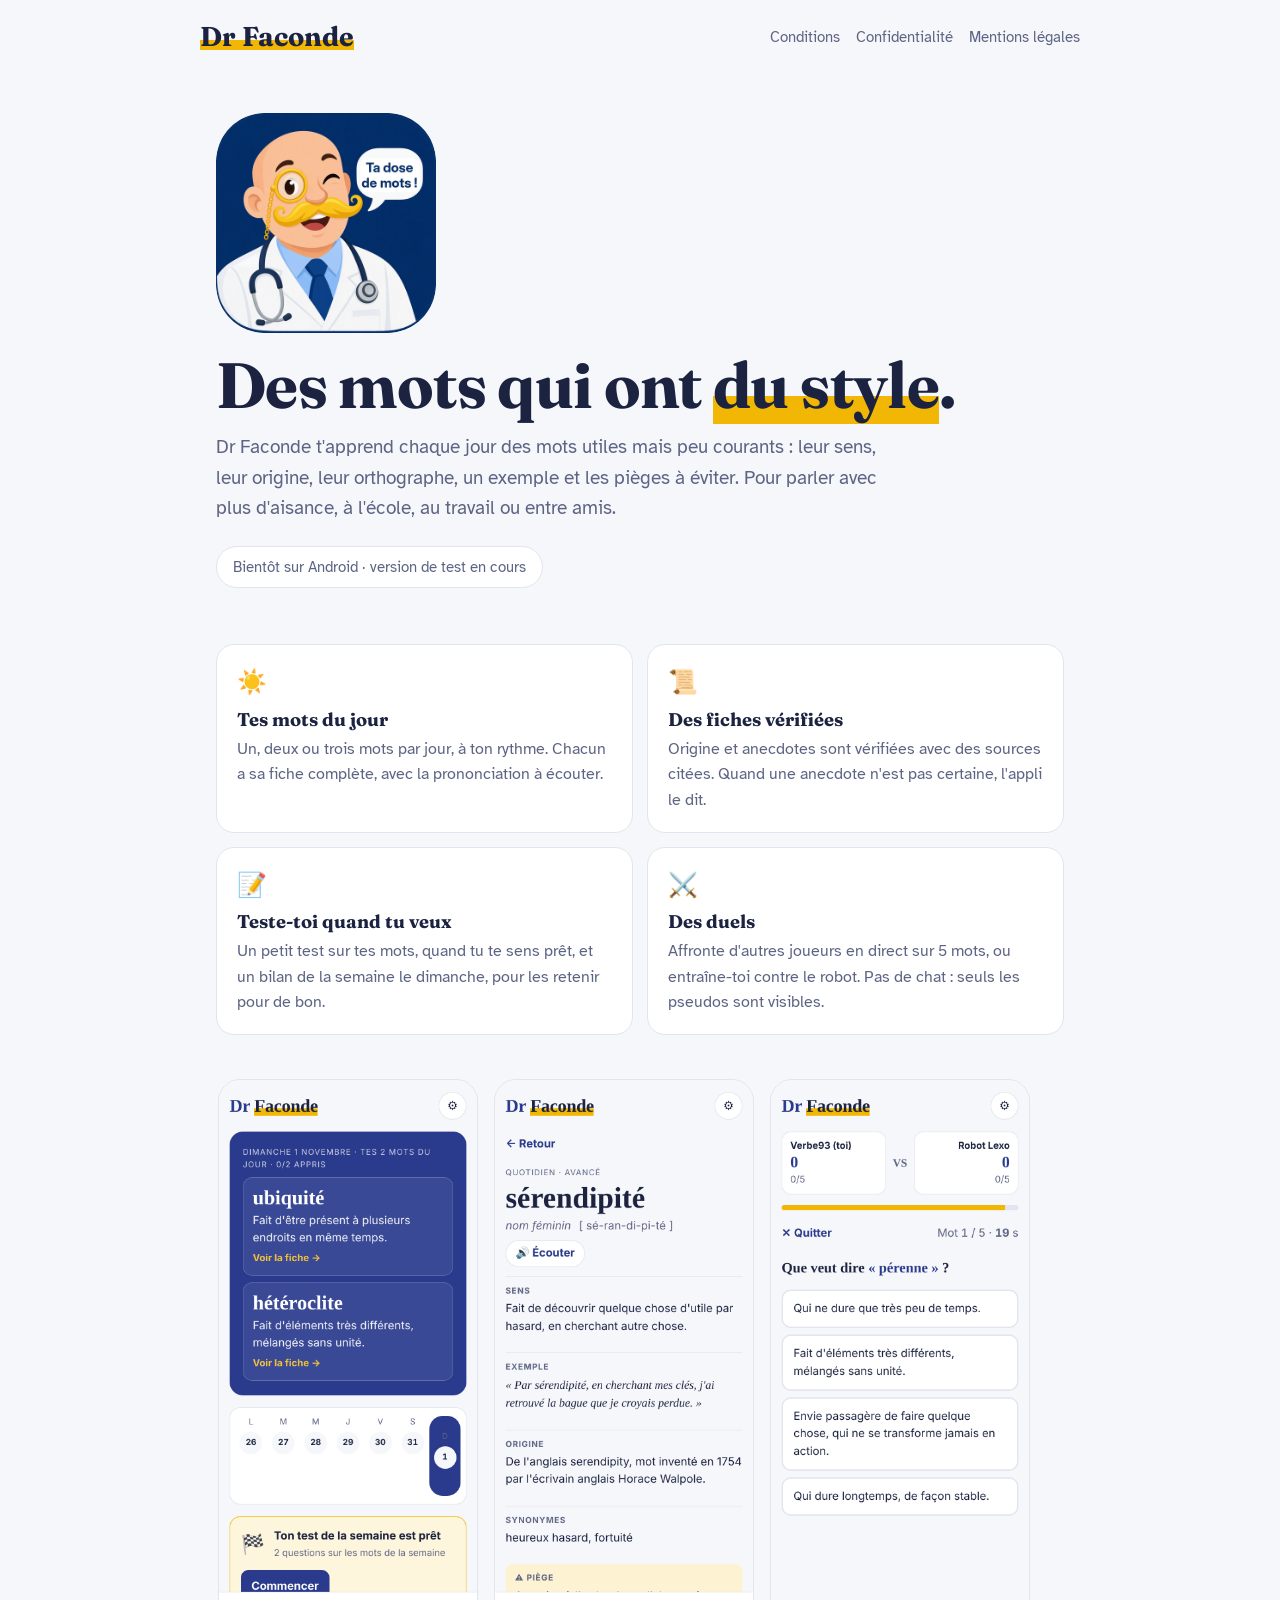
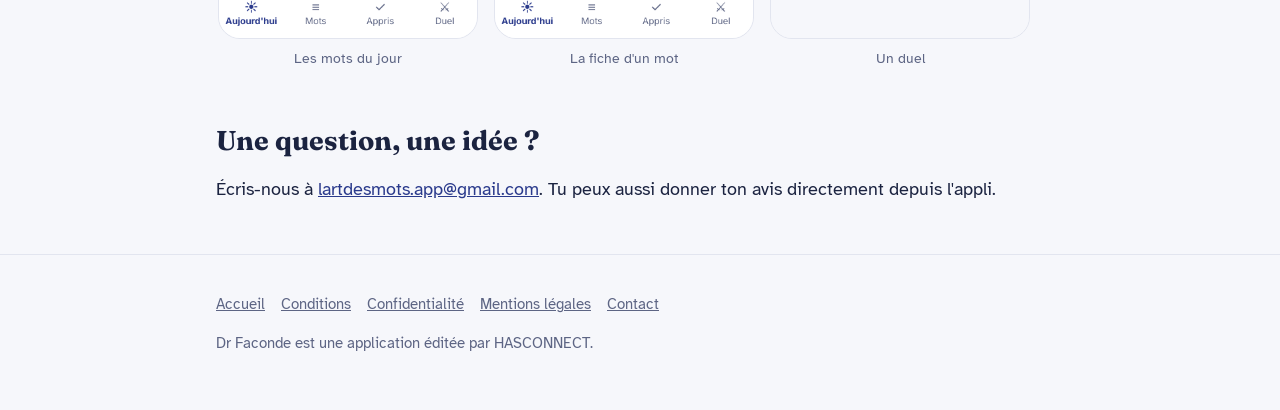
<file: index.html>
<!doctype html>
<html lang="fr">
<head>
<meta charset="utf-8">
<meta name="viewport" content="width=device-width,initial-scale=1">
<link rel="preconnect" href="https://fonts.googleapis.com">
<link rel="stylesheet" href="https://fonts.googleapis.com/css2?family=Fraunces:opsz,wght@9..144,700&family=Atkinson+Hyperlegible:wght@400;700&display=swap">
<link rel="stylesheet" href="style.css">
<title>Dr Faconde – Ta dose de mots !</title>
<link rel="icon" href="img/dr-faconde.png">
<meta name="description" content="Dr Faconde, l'application pour enrichir son vocabulaire : des mots utiles et peu courants chaque jour, leur origine, des tests quand on se sent prêt et des duels entre joueurs.">
</head>
<body>
<header class="top wrap"><a class="logo" href="./">Dr Faconde</a><nav class="top"><a href="conditions.html">Conditions</a><a href="confidentialite.html">Confidentialité</a><a href="mentions-legales.html">Mentions légales</a></nav></header>
<main class="wrap">
  <section class="hero">
    <img class="perso" src="img/dr-faconde.png" alt="Dr Faconde, un docteur à monocle et moustache jaune, dit : Ta dose de mots !" width="512" height="512">
    <h1>Des mots qui ont <em>du style</em>.</h1>
    <p>Dr Faconde t'apprend chaque jour des mots utiles mais peu courants : leur sens, leur origine, leur orthographe, un exemple et les pièges à éviter. Pour parler avec plus d'aisance, à l'école, au travail ou entre amis.</p>
    <span class="badge">Bientôt sur Android · version de test en cours</span>
  </section>

  <div class="feat">
    <div class="card"><span class="ic" aria-hidden="true">☀️</span><h3>Tes mots du jour</h3><p>Un, deux ou trois mots par jour, à ton rythme. Chacun a sa fiche complète, avec la prononciation à écouter.</p></div>
    <div class="card"><span class="ic" aria-hidden="true">📜</span><h3>Des fiches vérifiées</h3><p>Origine et anecdotes sont vérifiées avec des sources citées. Quand une anecdote n'est pas certaine, l'appli le dit.</p></div>
    <div class="card"><span class="ic" aria-hidden="true">📝</span><h3>Teste-toi quand tu veux</h3><p>Un petit test sur tes mots, quand tu te sens prêt, et un bilan de la semaine le dimanche, pour les retenir pour de bon.</p></div>
    <div class="card"><span class="ic" aria-hidden="true">⚔️</span><h3>Des duels</h3><p>Affronte d'autres joueurs en direct sur 5 mots, ou entraîne-toi contre le robot. Pas de chat : seuls les pseudos sont visibles.</p></div>
  </div>

  <div class="shots" aria-label="Captures d'écran de l'application">
    <figure><img src="img/accueil.png" alt="Écran d'accueil : les deux mots du jour et la semaine" width="390" height="844" loading="lazy"><figcaption>Les mots du jour</figcaption></figure>
    <figure><img src="img/fiche.png" alt="Fiche du mot sérendipité" width="390" height="844" loading="lazy"><figcaption>La fiche d'un mot</figcaption></figure>
    <figure><img src="img/duel.png" alt="Un duel en cours" width="390" height="844" loading="lazy"><figcaption>Un duel</figcaption></figure>
  </div>

  <h2>Une question, une idée ?</h2>
  <p>Écris-nous à <a href="mailto:lartdesmots.app@gmail.com">lartdesmots.app@gmail.com</a>. Tu peux aussi donner ton avis directement depuis l'appli.</p>
</main>
<footer><div class="wrap"><p><a href="./">Accueil</a><a href="conditions.html">Conditions</a><a href="confidentialite.html">Confidentialité</a><a href="mentions-legales.html">Mentions légales</a><a href="mailto:lartdesmots.app@gmail.com">Contact</a></p><p>Dr Faconde est une application éditée par HASCONNECT.</p></div></footer>
</body>
</html>
</file>
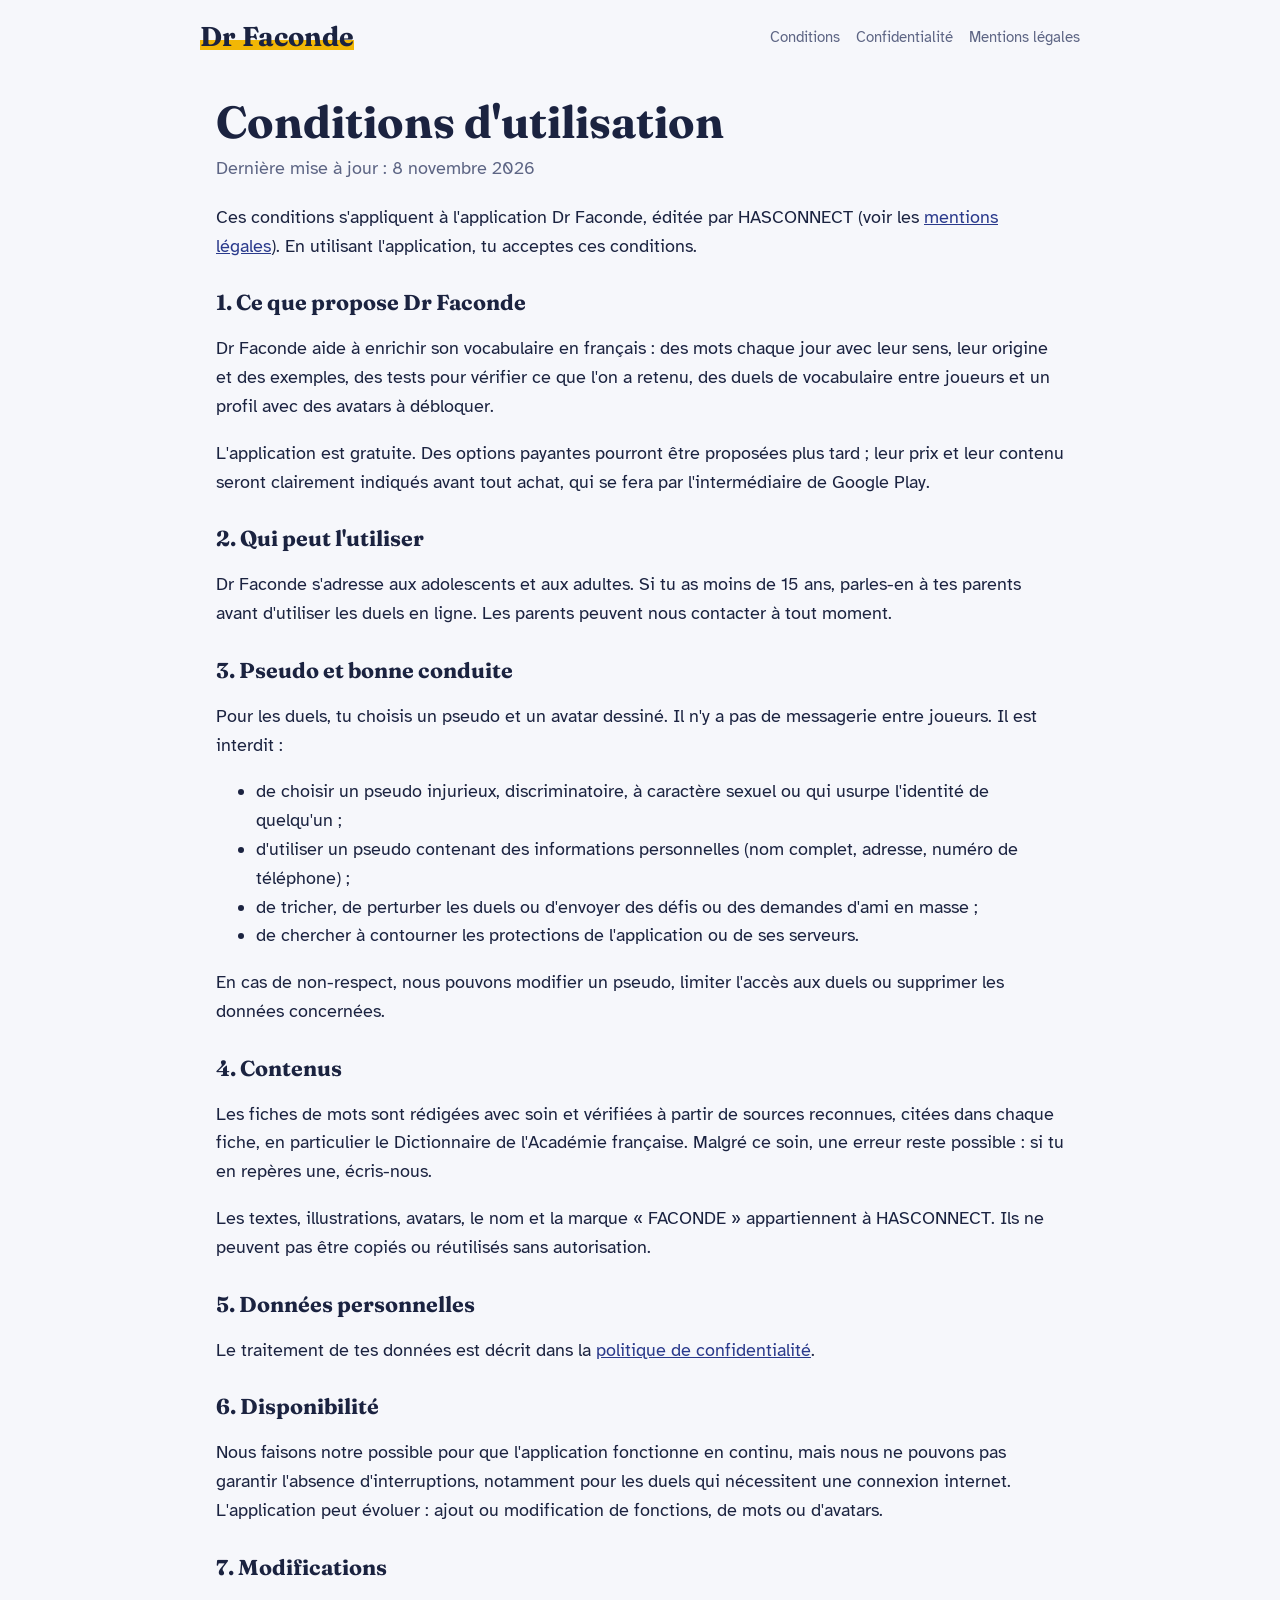
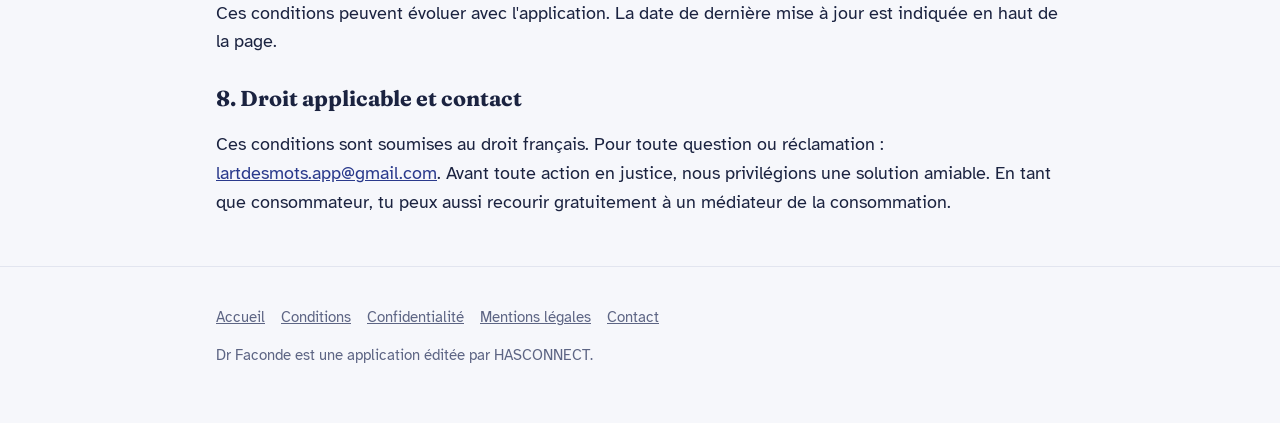
<file: conditions.html>
<!doctype html>
<html lang="fr">
<head>
<meta charset="utf-8">
<meta name="viewport" content="width=device-width,initial-scale=1">
<link rel="preconnect" href="https://fonts.googleapis.com">
<link rel="stylesheet" href="https://fonts.googleapis.com/css2?family=Fraunces:opsz,wght@9..144,700&family=Atkinson+Hyperlegible:wght@400;700&display=swap">
<link rel="stylesheet" href="style.css">
<link rel="icon" href="img/dr-faconde.png">
<title>Conditions d'utilisation – Dr Faconde</title>
<meta name="description" content="Conditions générales d'utilisation de l'application Dr Faconde.">
</head>
<body>
<header class="top wrap"><a class="logo" href="./">Dr Faconde</a><nav class="top"><a href="conditions.html">Conditions</a><a href="confidentialite.html">Confidentialité</a><a href="mentions-legales.html">Mentions légales</a></nav></header>
<main class="wrap doc">
<h1>Conditions d'utilisation</h1>
<p class="maj">Dernière mise à jour : 8 novembre 2026</p>

<p>Ces conditions s'appliquent à l'application Dr Faconde, éditée par HASCONNECT (voir les <a href="mentions-legales.html">mentions légales</a>). En utilisant l'application, tu acceptes ces conditions.</p>

<h2>1. Ce que propose Dr Faconde</h2>
<p>Dr Faconde aide à enrichir son vocabulaire en français : des mots chaque jour avec leur sens, leur origine et des exemples, des tests pour vérifier ce que l'on a retenu, des duels de vocabulaire entre joueurs et un profil avec des avatars à débloquer.</p>
<p>L'application est gratuite. Des options payantes pourront être proposées plus tard ; leur prix et leur contenu seront clairement indiqués avant tout achat, qui se fera par l'intermédiaire de Google Play.</p>

<h2>2. Qui peut l'utiliser</h2>
<p>Dr Faconde s'adresse aux adolescents et aux adultes. Si tu as moins de 15 ans, parles-en à tes parents avant d'utiliser les duels en ligne. Les parents peuvent nous contacter à tout moment.</p>

<h2>3. Pseudo et bonne conduite</h2>
<p>Pour les duels, tu choisis un pseudo et un avatar dessiné. Il n'y a pas de messagerie entre joueurs. Il est interdit :</p>
<ul>
<li>de choisir un pseudo injurieux, discriminatoire, à caractère sexuel ou qui usurpe l'identité de quelqu'un ;</li>
<li>d'utiliser un pseudo contenant des informations personnelles (nom complet, adresse, numéro de téléphone) ;</li>
<li>de tricher, de perturber les duels ou d'envoyer des défis ou des demandes d'ami en masse ;</li>
<li>de chercher à contourner les protections de l'application ou de ses serveurs.</li>
</ul>
<p>En cas de non-respect, nous pouvons modifier un pseudo, limiter l'accès aux duels ou supprimer les données concernées.</p>

<h2>4. Contenus</h2>
<p>Les fiches de mots sont rédigées avec soin et vérifiées à partir de sources reconnues, citées dans chaque fiche, en particulier le Dictionnaire de l'Académie française. Malgré ce soin, une erreur reste possible : si tu en repères une, écris-nous.</p>
<p>Les textes, illustrations, avatars, le nom et la marque « FACONDE » appartiennent à HASCONNECT. Ils ne peuvent pas être copiés ou réutilisés sans autorisation.</p>

<h2>5. Données personnelles</h2>
<p>Le traitement de tes données est décrit dans la <a href="confidentialite.html">politique de confidentialité</a>.</p>

<h2>6. Disponibilité</h2>
<p>Nous faisons notre possible pour que l'application fonctionne en continu, mais nous ne pouvons pas garantir l'absence d'interruptions, notamment pour les duels qui nécessitent une connexion internet. L'application peut évoluer : ajout ou modification de fonctions, de mots ou d'avatars.</p>

<h2>7. Modifications</h2>
<p>Ces conditions peuvent évoluer avec l'application. La date de dernière mise à jour est indiquée en haut de la page.</p>

<h2>8. Droit applicable et contact</h2>
<p>Ces conditions sont soumises au droit français. Pour toute question ou réclamation : <a href="mailto:lartdesmots.app@gmail.com">lartdesmots.app@gmail.com</a>. Avant toute action en justice, nous privilégions une solution amiable. En tant que consommateur, tu peux aussi recourir gratuitement à un médiateur de la consommation.</p>
</main>
<footer><div class="wrap"><p><a href="./">Accueil</a><a href="conditions.html">Conditions</a><a href="confidentialite.html">Confidentialité</a><a href="mentions-legales.html">Mentions légales</a><a href="mailto:lartdesmots.app@gmail.com">Contact</a></p><p>Dr Faconde est une application éditée par HASCONNECT.</p></div></footer>
</body>
</html>
</file>
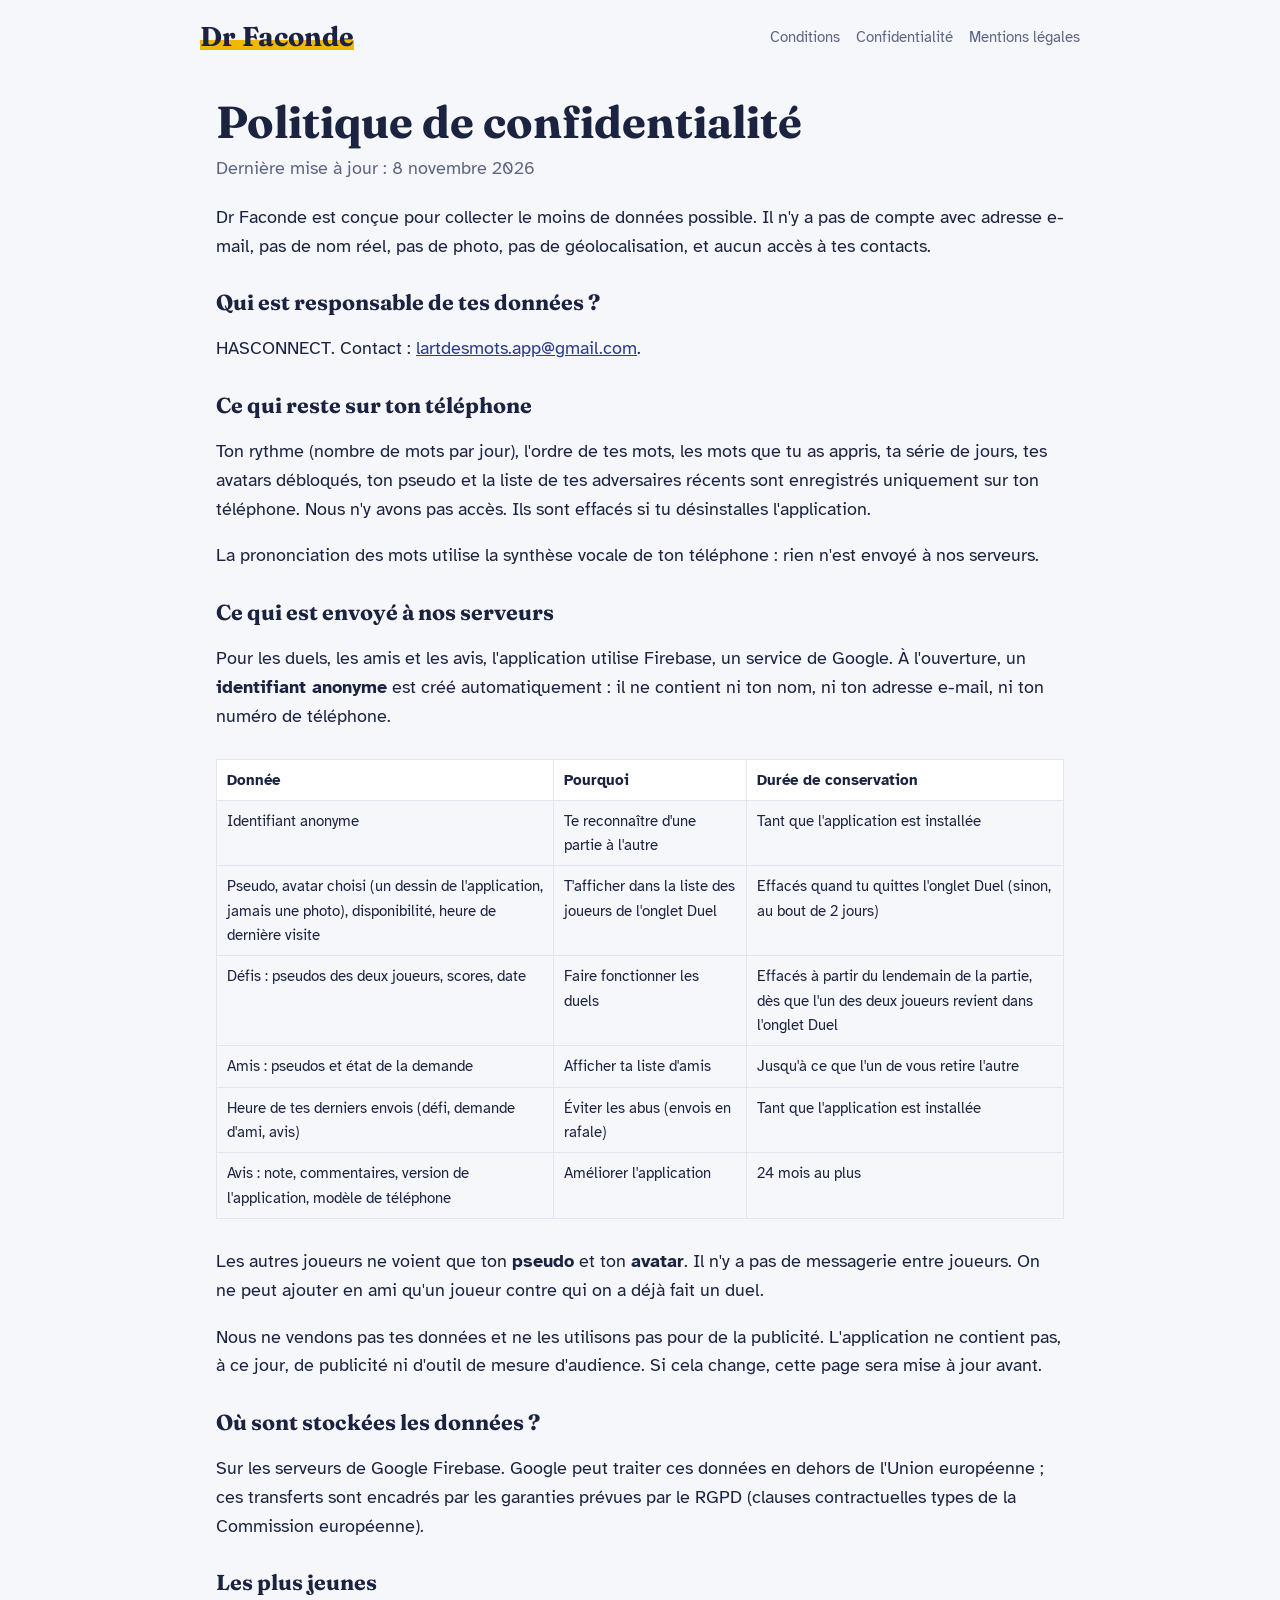
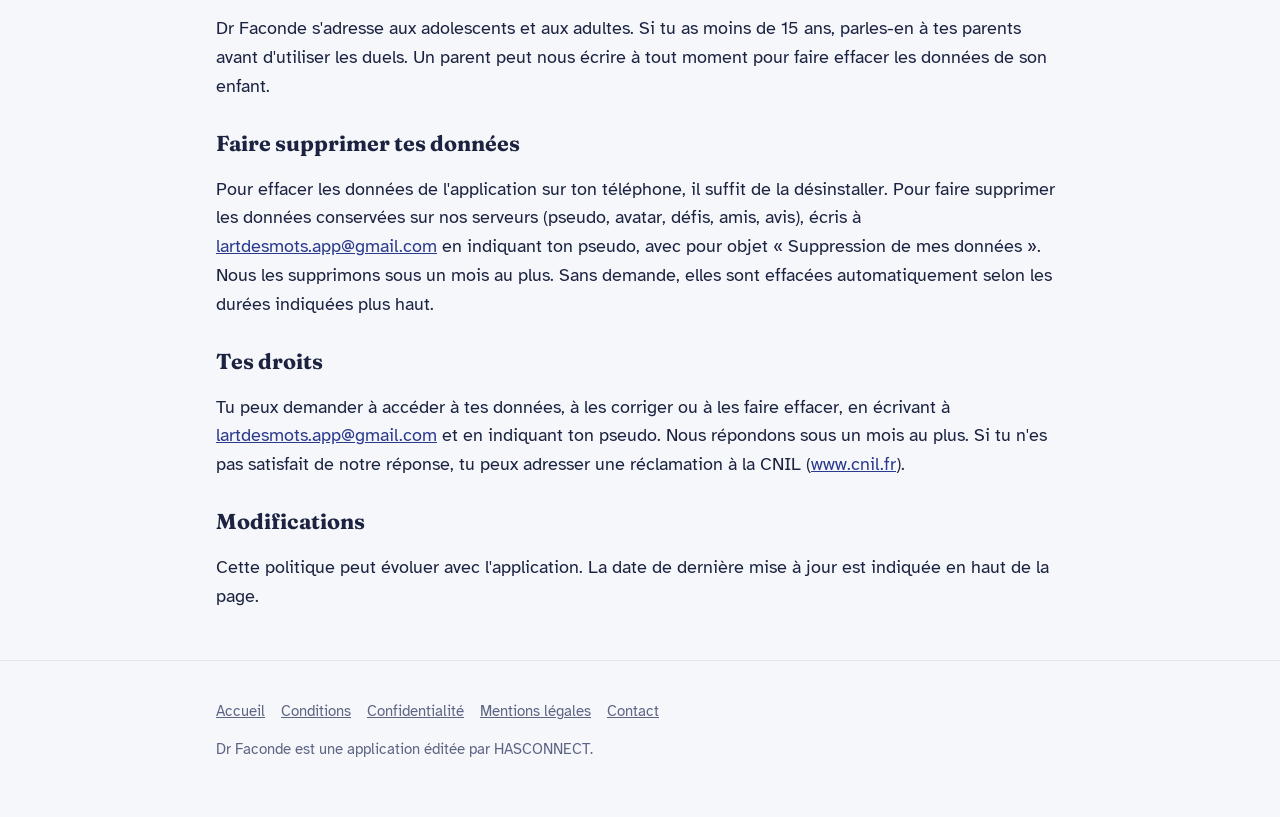
<file: confidentialite.html>
<!doctype html>
<html lang="fr">
<head>
<meta charset="utf-8">
<meta name="viewport" content="width=device-width,initial-scale=1">
<link rel="preconnect" href="https://fonts.googleapis.com">
<link rel="stylesheet" href="https://fonts.googleapis.com/css2?family=Fraunces:opsz,wght@9..144,700&family=Atkinson+Hyperlegible:wght@400;700&display=swap">
<link rel="stylesheet" href="style.css">
<link rel="icon" href="img/dr-faconde.png">
<title>Confidentialité – Dr Faconde</title>
<meta name="description" content="Politique de confidentialité de l'application Dr Faconde.">
</head>
<body>
<header class="top wrap"><a class="logo" href="./">Dr Faconde</a><nav class="top"><a href="conditions.html">Conditions</a><a href="confidentialite.html">Confidentialité</a><a href="mentions-legales.html">Mentions légales</a></nav></header>
<main class="wrap doc">
<h1>Politique de confidentialité</h1>
<p class="maj">Dernière mise à jour : 8 novembre 2026</p>

<p>Dr Faconde est conçue pour collecter le moins de données possible. Il n'y a pas de compte avec adresse e-mail, pas de nom réel, pas de photo, pas de géolocalisation, et aucun accès à tes contacts.</p>

<h2>Qui est responsable de tes données ?</h2>
<p>HASCONNECT. Contact : <a href="mailto:lartdesmots.app@gmail.com">lartdesmots.app@gmail.com</a>.</p>

<h2>Ce qui reste sur ton téléphone</h2>
<p>Ton rythme (nombre de mots par jour), l'ordre de tes mots, les mots que tu as appris, ta série de jours, tes avatars débloqués, ton pseudo et la liste de tes adversaires récents sont enregistrés uniquement sur ton téléphone. Nous n'y avons pas accès. Ils sont effacés si tu désinstalles l'application.</p>
<p>La prononciation des mots utilise la synthèse vocale de ton téléphone : rien n'est envoyé à nos serveurs.</p>

<h2>Ce qui est envoyé à nos serveurs</h2>
<p>Pour les duels, les amis et les avis, l'application utilise Firebase, un service de Google. À l'ouverture, un <strong>identifiant anonyme</strong> est créé automatiquement : il ne contient ni ton nom, ni ton adresse e-mail, ni ton numéro de téléphone.</p>
<div class="tbl"><table>
<thead><tr><th>Donnée</th><th>Pourquoi</th><th>Durée de conservation</th></tr></thead>
<tbody>
<tr><td>Identifiant anonyme</td><td>Te reconnaître d'une partie à l'autre</td><td>Tant que l'application est installée</td></tr>
<tr><td>Pseudo, avatar choisi (un dessin de l'application, jamais une photo), disponibilité, heure de dernière visite</td><td>T'afficher dans la liste des joueurs de l'onglet Duel</td><td>Effacés quand tu quittes l'onglet Duel (sinon, au bout de 2 jours)</td></tr>
<tr><td>Défis : pseudos des deux joueurs, scores, date</td><td>Faire fonctionner les duels</td><td>Effacés à partir du lendemain de la partie, dès que l'un des deux joueurs revient dans l'onglet Duel</td></tr>
<tr><td>Amis : pseudos et état de la demande</td><td>Afficher ta liste d'amis</td><td>Jusqu'à ce que l'un de vous retire l'autre</td></tr>
<tr><td>Heure de tes derniers envois (défi, demande d'ami, avis)</td><td>Éviter les abus (envois en rafale)</td><td>Tant que l'application est installée</td></tr>
<tr><td>Avis : note, commentaires, version de l'application, modèle de téléphone</td><td>Améliorer l'application</td><td>24 mois au plus</td></tr>
</tbody></table></div>
<p>Les autres joueurs ne voient que ton <strong>pseudo</strong> et ton <strong>avatar</strong>. Il n'y a pas de messagerie entre joueurs. On ne peut ajouter en ami qu'un joueur contre qui on a déjà fait un duel.</p>
<p>Nous ne vendons pas tes données et ne les utilisons pas pour de la publicité. L'application ne contient pas, à ce jour, de publicité ni d'outil de mesure d'audience. Si cela change, cette page sera mise à jour avant.</p>

<h2>Où sont stockées les données ?</h2>
<p>Sur les serveurs de Google Firebase. Google peut traiter ces données en dehors de l'Union européenne ; ces transferts sont encadrés par les garanties prévues par le RGPD (clauses contractuelles types de la Commission européenne).</p>

<h2>Les plus jeunes</h2>
<p>Dr Faconde s'adresse aux adolescents et aux adultes. Si tu as moins de 15 ans, parles-en à tes parents avant d'utiliser les duels. Un parent peut nous écrire à tout moment pour faire effacer les données de son enfant.</p>

<h2 id="suppression">Faire supprimer tes données</h2>
<p>Pour effacer les données de l'application sur ton téléphone, il suffit de la désinstaller. Pour faire supprimer les données conservées sur nos serveurs (pseudo, avatar, défis, amis, avis), écris à <a href="mailto:lartdesmots.app@gmail.com?subject=Suppression%20de%20mes%20donn%C3%A9es">lartdesmots.app@gmail.com</a> en indiquant ton pseudo, avec pour objet « Suppression de mes données ». Nous les supprimons sous un mois au plus. Sans demande, elles sont effacées automatiquement selon les durées indiquées plus haut.</p>

<h2>Tes droits</h2>
<p>Tu peux demander à accéder à tes données, à les corriger ou à les faire effacer, en écrivant à <a href="mailto:lartdesmots.app@gmail.com">lartdesmots.app@gmail.com</a> et en indiquant ton pseudo. Nous répondons sous un mois au plus. Si tu n'es pas satisfait de notre réponse, tu peux adresser une réclamation à la CNIL (<a href="https://www.cnil.fr">www.cnil.fr</a>).</p>

<h2>Modifications</h2>
<p>Cette politique peut évoluer avec l'application. La date de dernière mise à jour est indiquée en haut de la page.</p>
</main>
<footer><div class="wrap"><p><a href="./">Accueil</a><a href="conditions.html">Conditions</a><a href="confidentialite.html">Confidentialité</a><a href="mentions-legales.html">Mentions légales</a><a href="mailto:lartdesmots.app@gmail.com">Contact</a></p><p>Dr Faconde est une application éditée par HASCONNECT.</p></div></footer>
</body>
</html>
</file>
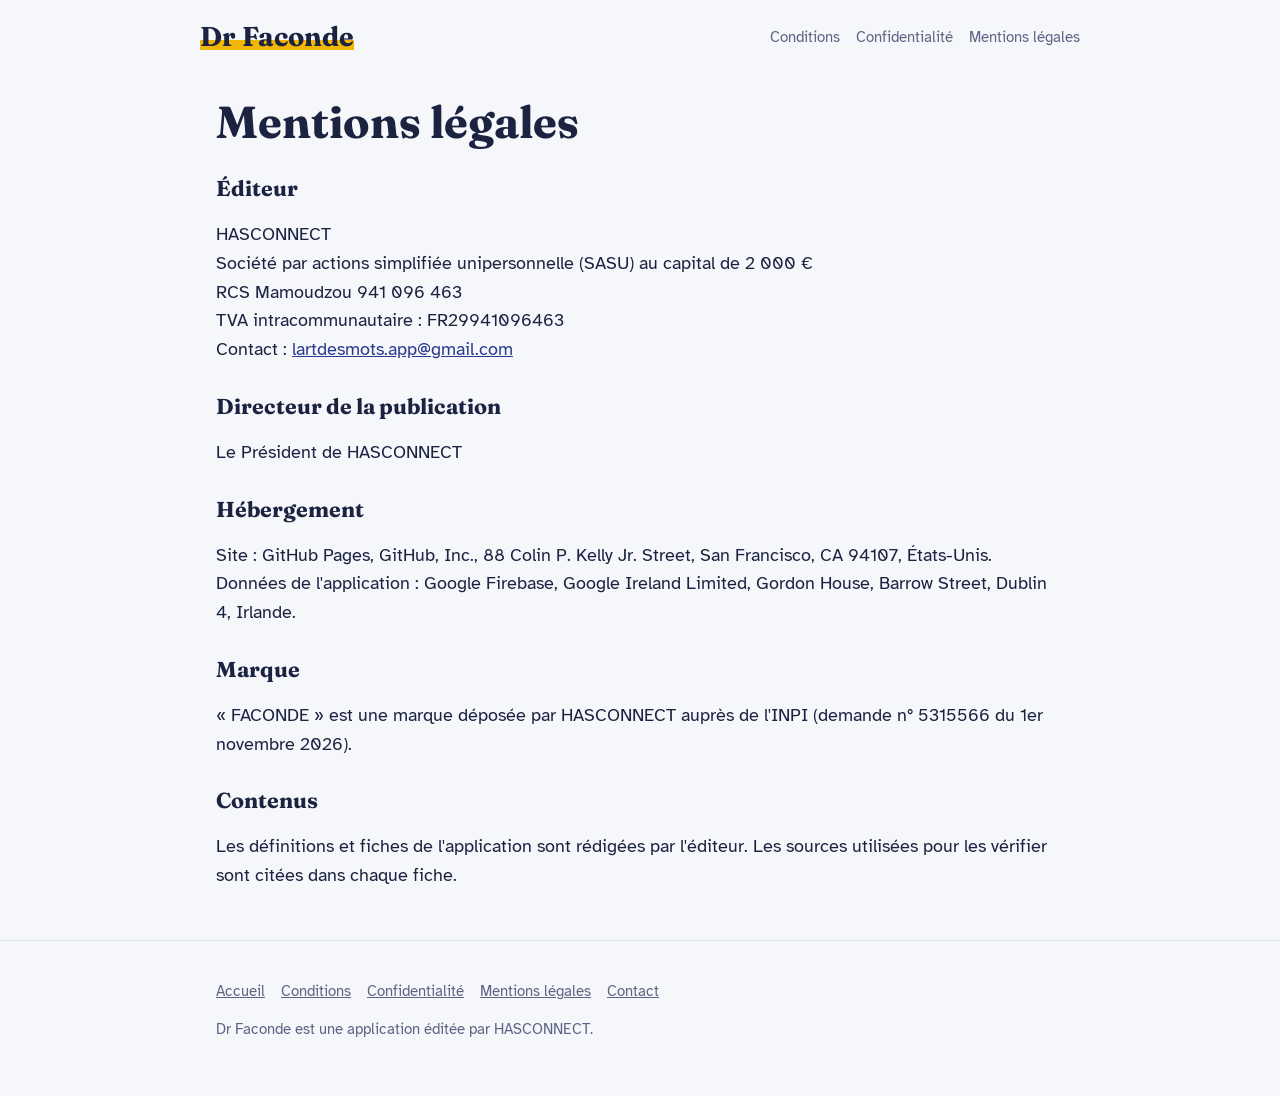
<file: mentions-legales.html>
<!doctype html>
<html lang="fr">
<head>
<meta charset="utf-8">
<meta name="viewport" content="width=device-width,initial-scale=1">
<link rel="preconnect" href="https://fonts.googleapis.com">
<link rel="stylesheet" href="https://fonts.googleapis.com/css2?family=Fraunces:opsz,wght@9..144,700&family=Atkinson+Hyperlegible:wght@400;700&display=swap">
<link rel="stylesheet" href="style.css">
<link rel="icon" href="img/dr-faconde.png">
<title>Mentions légales – Dr Faconde</title>
<meta name="description" content="Mentions légales du site de l'application Dr Faconde.">
</head>
<body>
<header class="top wrap"><a class="logo" href="./">Dr Faconde</a><nav class="top"><a href="conditions.html">Conditions</a><a href="confidentialite.html">Confidentialité</a><a href="mentions-legales.html">Mentions légales</a></nav></header>
<main class="wrap doc">
<h1>Mentions légales</h1>
<h2>Éditeur</h2>
<p>HASCONNECT<br>Société par actions simplifiée unipersonnelle (SASU) au capital de 2 000 €<br>RCS Mamoudzou 941 096 463<br>TVA intracommunautaire : FR29941096463<br>Contact : <a href="mailto:lartdesmots.app@gmail.com">lartdesmots.app@gmail.com</a></p>
<h2>Directeur de la publication</h2>
<p>Le Président de HASCONNECT</p>
<h2>Hébergement</h2>
<p>Site : GitHub Pages, GitHub, Inc., 88 Colin P. Kelly Jr. Street, San Francisco, CA 94107, États-Unis.<br>Données de l'application : Google Firebase, Google Ireland Limited, Gordon House, Barrow Street, Dublin 4, Irlande.</p>
<h2>Marque</h2>
<p>« FACONDE » est une marque déposée par HASCONNECT auprès de l'INPI (demande n° 5315566 du 1er novembre 2026).</p>
<h2>Contenus</h2>
<p>Les définitions et fiches de l'application sont rédigées par l'éditeur. Les sources utilisées pour les vérifier sont citées dans chaque fiche.</p>
</main>
<footer><div class="wrap"><p><a href="./">Accueil</a><a href="conditions.html">Conditions</a><a href="confidentialite.html">Confidentialité</a><a href="mentions-legales.html">Mentions légales</a><a href="mailto:lartdesmots.app@gmail.com">Contact</a></p><p>Dr Faconde est une application éditée par HASCONNECT.</p></div></footer>
</body>
</html>
</file>
<file: style.css>
:root{
  --bg:#f6f7fb; --surface:#ffffff; --ink:#1b2340; --muted:#5d6584; --line:#e2e5ef;
  --accent:#f2b705; --brand:#2a3a8c; --on-brand:#ffffff;
  --display:'Fraunces',Georgia,'Times New Roman',serif;
  --body:'Atkinson Hyperlegible',-apple-system,'Segoe UI',Roboto,sans-serif;
}
@media (prefers-color-scheme:dark){:root:not([data-theme="light"]){
  --bg:#11141f; --surface:#1a1f2e; --ink:#eceef6; --muted:#9aa1bb; --line:#2a3044;
  --accent:#f5c63c; --brand:#9fb0ff; --on-brand:#11141f; color-scheme:dark}}
:root[data-theme="dark"]{
  --bg:#11141f; --surface:#1a1f2e; --ink:#eceef6; --muted:#9aa1bb; --line:#2a3044;
  --accent:#f5c63c; --brand:#9fb0ff; --on-brand:#11141f; color-scheme:dark}
*{box-sizing:border-box}
body{background:var(--bg);color:var(--ink);font:18px/1.6 var(--body);margin:0}
a{color:var(--brand)}
.wrap{max-width:880px;margin:0 auto;padding:0 16px}
header.top{display:flex;align-items:center;justify-content:space-between;gap:12px;padding:22px 0}
.logo{font:700 1.7rem/1 var(--display);color:var(--ink);text-decoration:none;background:linear-gradient(transparent 62%,var(--accent) 62%)}
nav.top a{margin-left:16px;font-size:.95rem;text-decoration:none;color:var(--muted)}
nav.top a:hover{color:var(--brand)}
.hero{padding:40px 0 30px}
.hero h1{font:700 clamp(2.4rem,7vw,4rem)/1.05 var(--display);margin:0 0 14px;letter-spacing:-.01em}
.hero h1 em{font-style:normal;background:linear-gradient(transparent 64%,var(--accent) 64%)}
.hero p{font-size:1.2rem;color:var(--muted);max-width:36em;margin:0 0 22px}
.badge{display:inline-block;border:1px solid var(--line);background:var(--surface);border-radius:99px;padding:8px 16px;font-size:.95rem;color:var(--muted)}
.feat{display:grid;grid-template-columns:repeat(auto-fit,minmax(min(100%,340px),1fr));gap:14px;margin:26px 0 40px}
.card{background:var(--surface);border:1px solid var(--line);border-radius:18px;padding:18px 20px}
.card h3{font:700 1.15rem/1.25 var(--display);margin:6px 0 6px}
.card p{margin:0;color:var(--muted);font-size:1rem}
.card .ic{font-size:1.5rem}
.shots{display:flex;gap:16px;overflow-x:auto;padding:4px 2px 18px;margin:0 0 30px;scroll-snap-type:x mandatory}
.shots figure{margin:0;flex:0 0 min(260px,72vw);scroll-snap-align:start}
.shots img{width:100%;height:auto;border-radius:22px;border:1px solid var(--line);display:block}
.shots figcaption{font-size:.9rem;color:var(--muted);text-align:center;margin-top:8px}
h2{font:700 1.7rem/1.2 var(--display);margin:36px 0 12px}
.doc h1{font:700 clamp(2rem,6vw,2.8rem)/1.1 var(--display);margin:24px 0 8px}
.doc h2{font-size:1.35rem;margin:30px 0 8px}
.doc .maj{color:var(--muted);margin:0 0 20px}
.doc table{border-collapse:collapse;width:100%;font-size:.95rem;margin:10px 0}
.doc th,.doc td{border:1px solid var(--line);padding:8px 10px;text-align:left;vertical-align:top}
.doc th{background:var(--surface)}
.tbl{overflow-x:auto}
footer{border-top:1px solid var(--line);margin-top:50px;padding:24px 0 40px;color:var(--muted);font-size:.92rem}
footer a{color:var(--muted);margin-right:16px}

.hero .perso{width:min(220px,55vw);height:auto;display:block;margin:0 0 18px;border-radius:22%}
</file>
